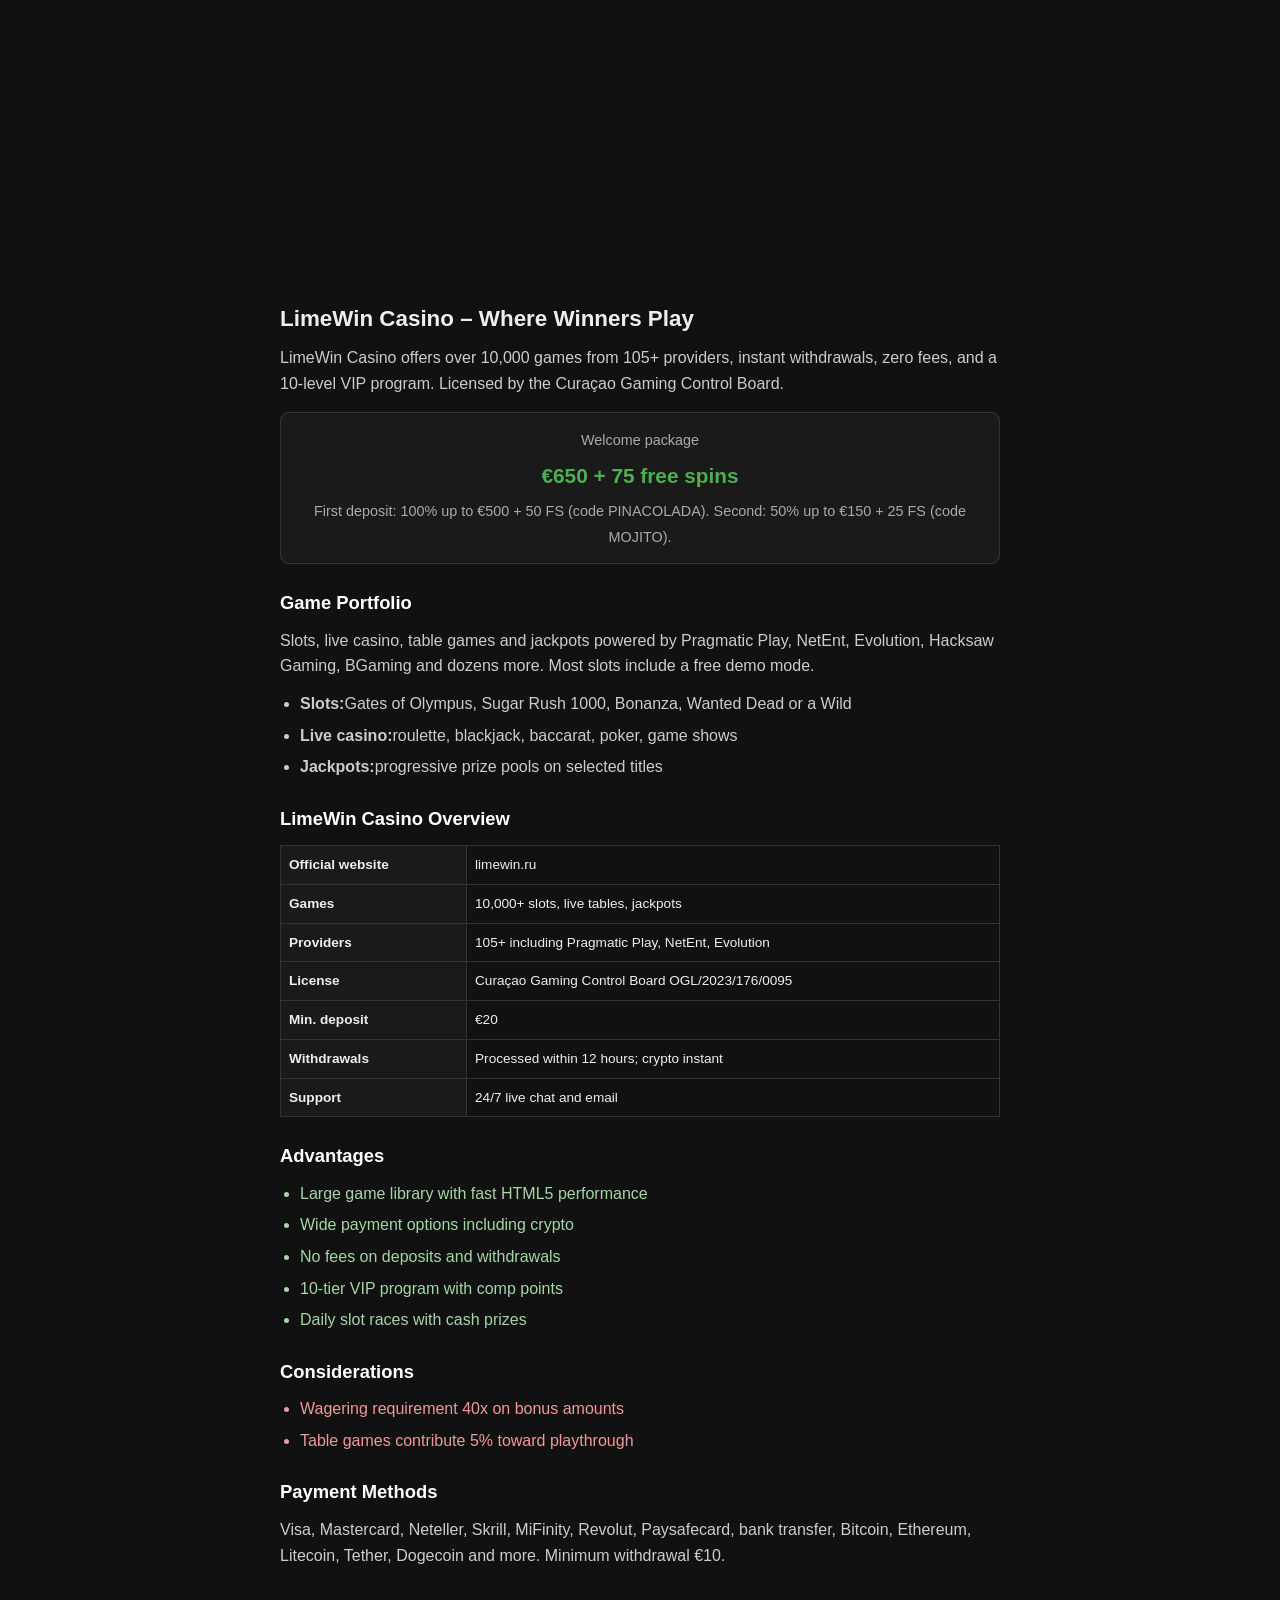
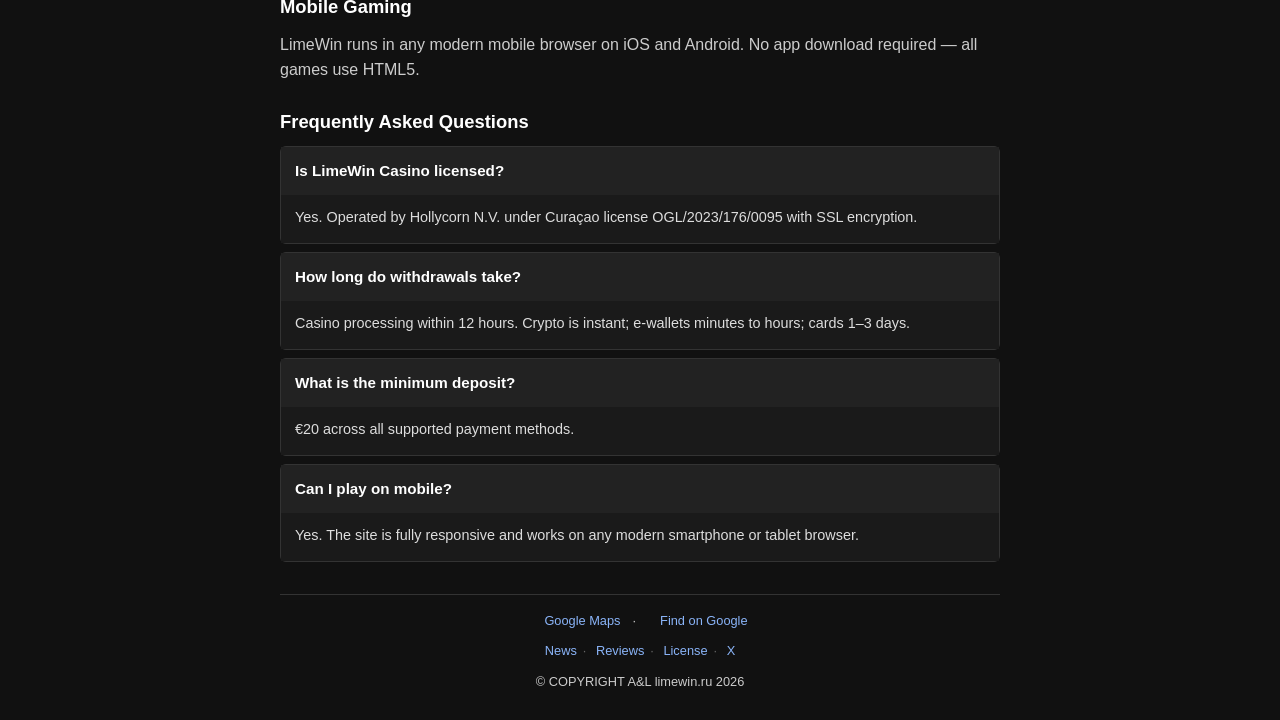
<file: amp.html>
<!doctype html><html ⚡ lang="en"><head><meta charset="utf-8"><script async src="https://cdn.ampproject.org/v0.js"></script><script async custom-element="amp-accordion" src="https://cdn.ampproject.org/v0/amp-accordion-0.1.js"></script><title>LimeWin</title><meta name="viewport" content="width=device-width,minimum-scale=1,initial-scale=1"><meta name="description" content="Immerse yourself in the exciting online gaming Limewin Casino. Enjoy top-notch slots, poker, blackjack, and roulette that will enhance your gaming experience!"><meta name="keywords" content="LimeWin casino, limewin, online casino, casino slots, poker, blackjack, roulette, live casino, welcome bonus, free spins, official website, limewin casino : XRFG+C2 Seynt Endryus, Nov. Yuzh. Uel's, Avstraliya and 50 Bannockburn Ave, St Andrews NSW 2566, Avstraliya."><link rel="canonical" href="https://limewin.ru/"><link rel="alternate" hreflang="x-default" href="https://limewin.ru/"><link rel="alternate" hreflang="en" href="https://limewin.ru/"><link rel="alternate" hreflang="en-au" href="https://www.google.com/maps?cid=5973828467737968539"><link rel="alternate" hreflang="en-au" href="https://maps.app.goo.gl/uou9BsuxwRr1Xzuy6"><meta property="og:title" content="#LimeWin"><meta property="og:description" content="Immerse yourself in the thrilling world of online gaming with limewin. Enjoy top-rated slots, poker, blackjack, and roulette to enhance your gaming experience!"><meta property="og:url" content="https://limewin.ru/"><meta property="og:image" content="https://limewin.ru/favicon/Limewin.png"><meta property="og:image:width" content="256"><meta property="og:image:height" content="256"><meta name="twitter:card" content="summary_large_image"><link rel="icon" href="https://limewin.ru/favicon/web-app-manifest-192x192.png"><script type="application/ld+json">{ "@context": "https://schema.org", "@type": "Article", "headline": "LimeWin Casino – Where Winners Play", "description": "Detailed review of LimeWin Casino: games, bonuses, payments, VIP program and mobile play.", "image":{ "@type": "ImageObject", "url": "https://limewin.ru/favicon/Limewin.png", "width": 256, "height": 256, "contentUrl": "https://limewin.ru/favicon/Limewin.png"}, "author":{ "@type": "Organization", "name": "LimeWin Casino"}, "publisher":{ "@type": "Organization", "name": "LimeWin Casino", "logo":{ "@type": "ImageObject", "url": "https://limewin.ru/favicon/web-app-manifest-192x192.png", "width": 192, "height": 192, "contentUrl": "https://limewin.ru/favicon/web-app-manifest-192x192.png"}, "sameAs": [ "https://www.google.com/maps?cid=5973828467737968539", "https://maps.app.goo.gl/uou9BsuxwRr1Xzuy6", "https://x.com/lime_win_com" ]}, "mainEntityOfPage":{ "@type": "WebPage", "@id": "https://limewin.ru/"}, "dateModified": "2026-07-05"} </script><script type="application/ld+json">{ "@context": "https://schema.org", "@type": "Casino", "name": "LimeWin Casino", "url": "https://limewin.ru/", "image":{ "@type": "ImageObject", "url": "https://limewin.ru/favicon/Limewin.png", "width": 256, "height": 256, "contentUrl": "https://limewin.ru/favicon/Limewin.png"}, "logo":{ "@type": "ImageObject", "url": "https://limewin.ru/favicon/web-app-manifest-192x192.png", "width": 192, "height": 192}, "description": "Licensed online casino with 10,000+ games, instant withdrawals and a 10-level VIP program.", "sameAs": [ "https://www.google.com/maps?cid=5973828467737968539", "https://maps.app.goo.gl/uou9BsuxwRr1Xzuy6", "https://x.com/lime_win_com" ], "hasMap": "https://www.google.com/maps?cid=5973828467737968539", "paymentAccepted": ["Visa", "Mastercard", "Bitcoin", "Ethereum", "Skrill", "Neteller"], "currenciesAccepted": ["EUR", "USD", "RUB"]} </script><style amp-boilerplate>body{-webkit-animation:-amp-start 8s steps(1,end) 0s 1 normal both;-moz-animation:-amp-start 8s steps(1,end) 0s 1 normal both;-ms-animation:-amp-start 8s steps(1,end) 0s 1 normal both;animation:-amp-start 8s steps(1,end) 0s 1 normal both}@-webkit-keyframes -amp-start{from{visibility:hidden}to{visibility:visible}}@-moz-keyframes -amp-start{from{visibility:hidden}to{visibility:visible}}@-ms-keyframes -amp-start{from{visibility:hidden}to{visibility:visible}}@-o-keyframes -amp-start{from{visibility:hidden}to{visibility:visible}}@keyframes -amp-start{from{visibility:hidden}to{visibility:visible}}</style><noscript><style amp-boilerplate>body{-webkit-animation:none;-moz-animation:none;-ms-animation:none;animation:none}</style></noscript><style amp-custom>body{font-family:Arial,Helvetica,sans-serif;background:#111;color:#eee;margin:0;line-height:1.6} .wrap{max-width:720px;margin:0 auto;padding:16px} .logo{display:flex;justify-content:center;align-items:center;margin:12px 0 20px;min-height:256px} .logo-link{display:inline-block;text-decoration:none;line-height:0} .logo-anim{display:inline-block;animation:logo-glow 2.8s ease-in-out infinite} @keyframes logo-glow{0%,100%{transform:scale(1);filter:drop-shadow(0 0 10px rgba(76,175,80,.35))}50%{transform:scale(1.06);filter:drop-shadow(0 0 24px rgba(76,175,80,.75))}} .logo-img{border-radius:20px} h1{font-size:1.4rem;line-height:1.3;margin:0 0 12px} h2{font-size:1.15rem;margin:24px 0 10px;color:#fff} p{margin:0 0 12px;color:#ccc} .bonus{background:#1a1a1a;border:1px solid #333;border-radius:8px;padding:14px;margin:16px 0;text-align:center} .bonus strong{display:block;font-size:1.3rem;color:#4caf50;margin:6px 0} .bonus span{font-size:.9rem;color:#aaa} table{width:100%;border-collapse:collapse;margin:12px 0;font-size:.85rem} td,th{border:1px solid #333;padding:8px;text-align:left;vertical-align:top} th{background:#1a1a1a} ul{padding-left:20px;margin:0 0 12px} li{margin-bottom:6px;color:#ccc} .plus li{color:#a5d6a7} .minus li{color:#ef9a9a} footer{margin-top:32px;padding-top:16px;border-top:1px solid #333;font-size:.8rem;color:#666;text-align:center} .gmaps{margin-bottom:10px;display:flex;justify-content:center;align-items:center;gap:12px;flex-wrap:wrap} .gmaps a{color:#8ab4f8;text-decoration:none} .gmaps-icon{display:inline-block;line-height:0} .footer-nav{margin-bottom:10px} .footer-nav a{color:#8ab4f8;text-decoration:none;margin:0 6px} .acc{position:absolute;width:1px;height:1px;padding:0;margin:-1px;overflow:hidden;clip:rect(0,0,0,0);white-space:nowrap;border:0} amp-accordion section{border:1px solid #333;border-radius:6px;margin-bottom:8px;background:#1a1a1a;overflow:visible} amp-accordion .faq-q{background:#222;color:#fff;font-size:.95rem;font-weight:600;padding:12px 14px;margin:0} amp-accordion .faq-a{color:#ddd;background:#1a1a1a;font-size:.9rem;line-height:1.5;padding:12px 14px 14px;margin:0} </style></head><body><article class="wrap" itemscope itemtype="https://schema.org/Article"><header><div class="logo"><a class="logo-link" href="https://www.google.com/maps?cid=5973828467737968539" target="_blank" title="LimeWin Casino on Google Maps"><div class="logo-anim"><amp-img class="logo-img" itemprop="image" src="https://limewin.ru/favicon/Limewin.png" width="256" height="256" layout="intrinsic" alt="LimeWin Casino on Google Maps"></amp-img></div></a></div><h1 itemprop="headline">LimeWin Casino – Where Winners Play</h1><p itemprop="description">LimeWin Casino offers over 10,000 games from 105+ providers, instant withdrawals, zero fees, and a 10-level VIP program. Licensed by the Curaçao Gaming Control Board.</p></header><section class="bonus" aria-label="Welcome bonus"><span>Welcome package</span><strong>€650 + 75 free spins</strong><span>First deposit: 100% up to €500 + 50 FS (code PINACOLADA). Second: 50% up to €150 + 25 FS (code MOJITO).</span></section><section><h2>Game Portfolio</h2><p>Slots, live casino, table games and jackpots powered by Pragmatic Play, NetEnt, Evolution, Hacksaw Gaming, BGaming and dozens more. Most slots include a free demo mode.</p><ul><li><strong>Slots:</strong>Gates of Olympus, Sugar Rush 1000, Bonanza, Wanted Dead or a Wild</li><li><strong>Live casino:</strong>roulette, blackjack, baccarat, poker, game shows</li><li><strong>Jackpots:</strong>progressive prize pools on selected titles</li></ul></section><section><h2>LimeWin Casino Overview</h2><table><tbody><tr><th>Official website</th><td>limewin.ru</td></tr><tr><th>Games</th><td>10,000+ slots, live tables, jackpots</td></tr><tr><th>Providers</th><td>105+ including Pragmatic Play, NetEnt, Evolution</td></tr><tr><th>License</th><td>Curaçao Gaming Control Board OGL/2023/176/0095</td></tr><tr><th>Min. deposit</th><td>€20</td></tr><tr><th>Withdrawals</th><td>Processed within 12 hours; crypto instant</td></tr><tr><th>Support</th><td>24/7 live chat and email</td></tr></tbody></table></section><section><h2>Advantages</h2><ul class="plus"><li>Large game library with fast HTML5 performance</li><li>Wide payment options including crypto</li><li>No fees on deposits and withdrawals</li><li>10-tier VIP program with comp points</li><li>Daily slot races with cash prizes</li></ul></section><section><h2>Considerations</h2><ul class="minus"><li>Wagering requirement 40x on bonus amounts</li><li>Table games contribute 5% toward playthrough</li></ul></section><section><h2>Payment Methods</h2><p>Visa, Mastercard, Neteller, Skrill, MiFinity, Revolut, Paysafecard, bank transfer, Bitcoin, Ethereum, Litecoin, Tether, Dogecoin and more. Minimum withdrawal €10.</p></section><section><h2>Mobile Gaming</h2><p>LimeWin runs in any modern mobile browser on iOS and Android. No app download required — all games use HTML5.</p></section><section><h2>Frequently Asked Questions</h2><amp-accordion expand-single-section><section expanded><h3 class="faq-q">Is LimeWin Casino licensed?</h3><p class="faq-a">Yes. Operated by Hollycorn N.V. under Curaçao license OGL/2023/176/0095 with SSL encryption.</p></section><section><h3 class="faq-q">How long do withdrawals take?</h3><p class="faq-a">Casino processing within 12 hours. Crypto is instant; e-wallets minutes to hours; cards 1–3 days.</p></section><section><h3 class="faq-q">What is the minimum deposit?</h3><p class="faq-a">€20 across all supported payment methods.</p></section><section><h3 class="faq-q">Can I play on mobile?</h3><p class="faq-a">Yes. The site is fully responsive and works on any modern smartphone or tablet browser.</p></section></amp-accordion></section><footer><p class="gmaps"><a class="gmaps-icon" href="https://www.google.com/maps?cid=5973828467737968539" target="_blank" title="Google Maps"><amp-img src="/favicon/web-app-manifest-192x192.png" width="48" height="48" layout="fixed" alt="LimeWin on Google Maps"></amp-img></a><a href="https://www.google.com/maps?cid=5973828467737968539" target="_blank">Google Maps</a>· <a class="gmaps-icon" href="https://maps.app.goo.gl/uou9BsuxwRr1Xzuy6" target="_blank" title="Find on Google"><amp-img src="/favicon/web-app-manifest-192x192.png" width="48" height="48" layout="fixed" alt="LimeWin on Google"></amp-img></a><a href="https://maps.app.goo.gl/uou9BsuxwRr1Xzuy6" target="_blank">Find on Google</a></p><nav class="footer-nav"><a href="news.html">News</a>· <a href="reviews.html">Reviews</a>· <a href="license.html">License</a>· <a href="https://x.com/lime_win_com" target="_blank">X</a></nav><p>© COPYRIGHT A&L limewin.ru 2026<a href="https://limewin.ru/" class="acc" title="Account access" aria-label="Member account access">.</a></p></footer></article></body></html>
</file>
